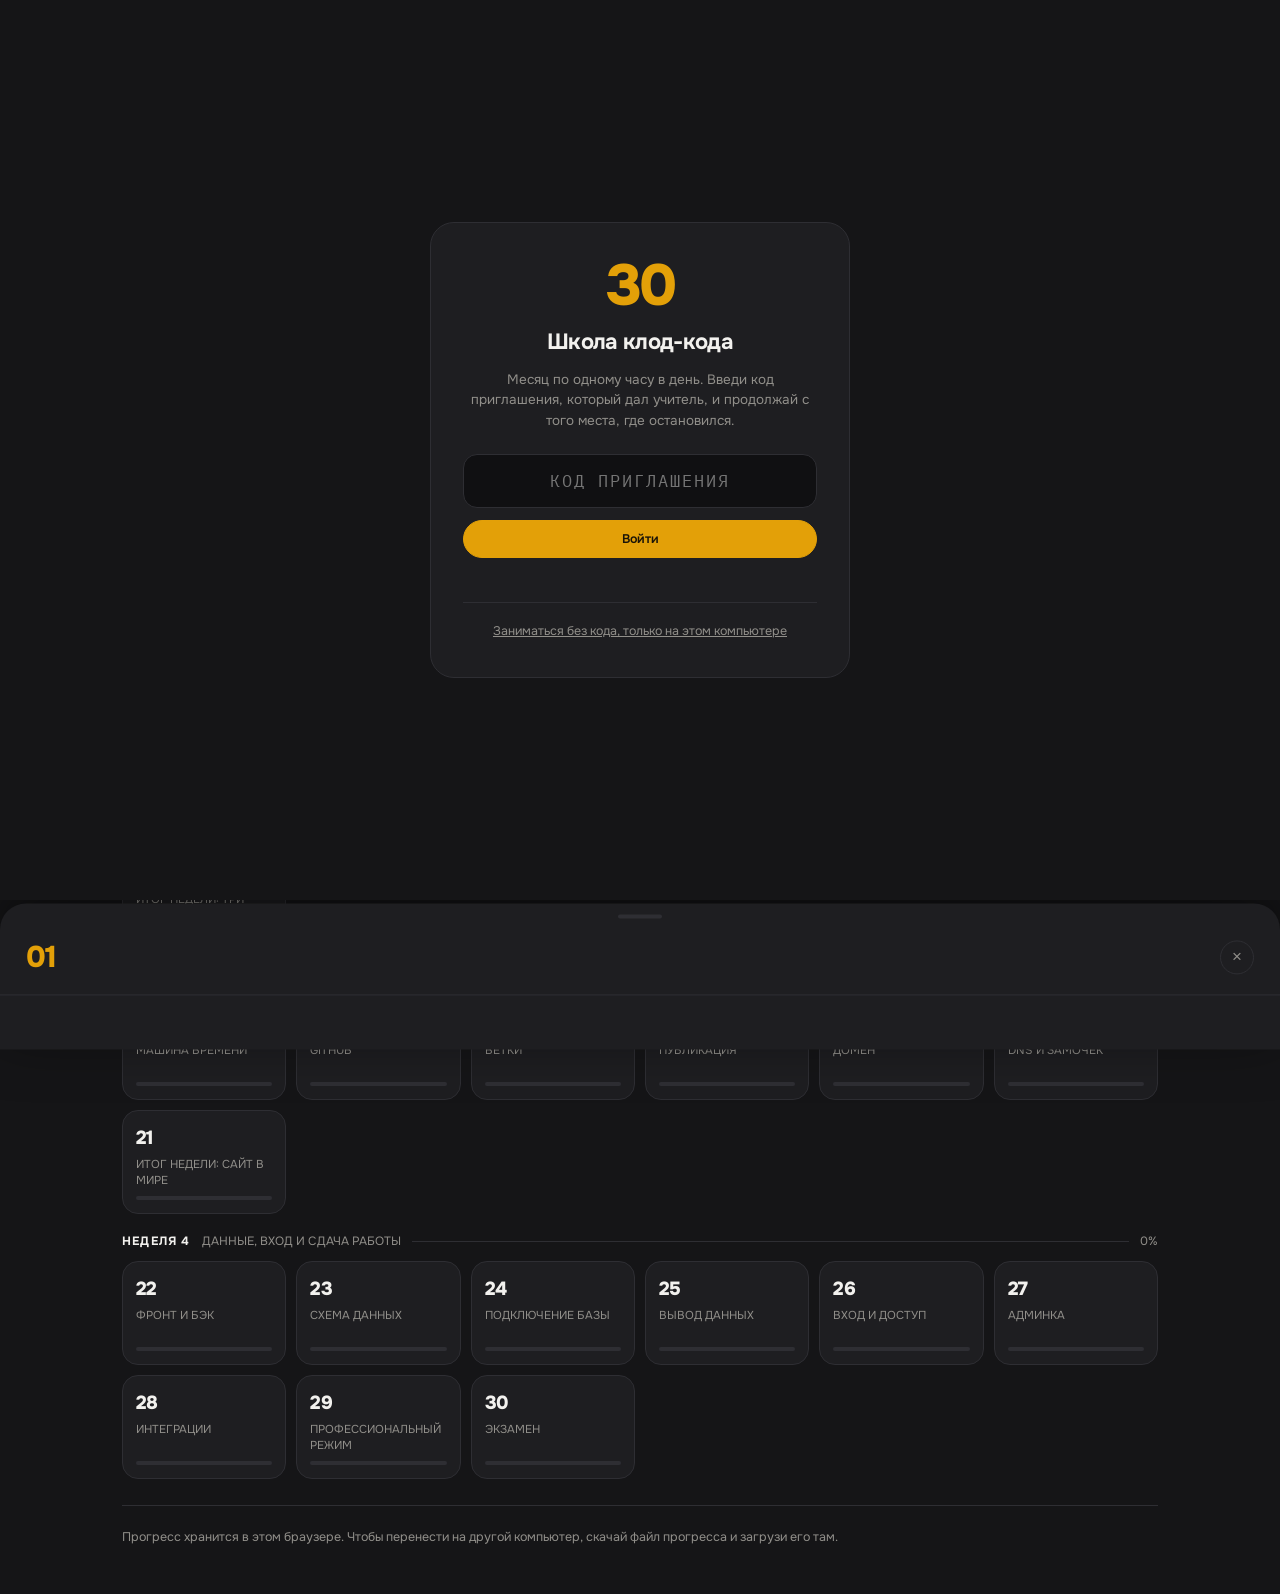
<file: index.html>
<!DOCTYPE html>
<html lang="ru">
<head>
<meta charset="utf-8">
<meta name="viewport" content="width=device-width, initial-scale=1">
<title>Школа клод-кода: месяц по часу в день</title>
<link rel="preconnect" href="https://fonts.gstatic.com" crossorigin>
<link href="https://fonts.googleapis.com/css2?family=Onest:wght@400;500;600;700;800&family=IBM+Plex+Mono:wght@400;500&display=swap" rel="stylesheet">
<link rel="stylesheet" href="css/tracker.css?v=2">
</head>
<body>

<div class="wrap">
  <header>
    <h1>Месяц с клод-кодом</h1>
    <span class="sync" id="syncState"></span>
    <span class="who"><input id="who" placeholder="имя ученика"></span>
    <button class="btn" id="btnExit" style="display:none;margin:0">Выйти</button>
  </header>

  <nav>
    <button data-go="month" class="on">Месяц</button>
    <button data-go="skills">Навыки</button>
    <button data-go="gpt">GPT</button>
    <button data-go="res">Ресурсы</button>
    <button data-go="gloss">Словарь</button>
    <button data-go="report">Отчёт</button>
  </nav>

  <section class="on" id="v-month">
    <div class="hero">
      <div class="big" id="bigPct">0<small>%</small></div>
      <div class="txt"><h3 id="heroT">Начни с первого дня</h3><p id="heroP"></p></div>
      <button class="cta" id="ctaBtn">Открыть день →</button>
    </div>

    <div class="tiles">
      <div class="tile"><b id="tDone">0</b><span>дней закрыто из 30</span></div>
      <div class="tile hot"><b id="tStreak">0</b><span>дней подряд без пропуска</span></div>
      <div class="tile"><b id="tHours">0</b><span>часов вложено</span></div>
      <div class="tile"><b id="tSkills">0</b><span>навыков освоено</span></div>
      <div class="tile"><b id="tLearn">0</b><span>тем в работе</span></div>
    </div>

    <div class="sec-head"><h2>Календарь курса</h2><span>клетка это один час. Нажми на день, чтобы открыть</span></div>
    <div class="cal" id="cal"></div>
  </section>

  <section id="v-skills">
    <div class="sec-head"><h2>Карта навыков</h2><span>нажми на плашку: не пробовал → учусь → умею</span></div>
    <div id="skills"></div>
  </section>

  <section id="v-gpt">
    <div class="sec-head"><h2>Работа с GPT</h2><span>GPT придумывает и объясняет, Claude Code делает файлы</span></div>
    <div id="gpt"></div>
  </section>

  <section id="v-res">
    <div class="sec-head"><h2>Ресурсы</h2><span>где брать дизайн, компоненты, шрифты, домены и базы</span></div>
    <div id="res"></div>
  </section>

  <section id="v-gloss">
    <div class="sec-head"><h2>Словарь</h2><span>80 профессиональных слов простыми объяснениями</span></div>
    <input class="search" id="gSearch" placeholder="искать: домен, база, деплой...">
    <div id="gloss"></div>
  </section>

  <section id="v-report">
    <div class="sec-head"><h2>Отчёт учителю</h2><span>скопируй и отправь в переписку</span></div>
    <div style="margin-bottom:16px">
      <button class="btn acc" id="btnCopy">Скопировать отчёт</button>
      <button class="btn" id="btnSave">Скачать прогресс</button>
      <label class="btn" style="display:inline-block">Загрузить прогресс
        <input type="file" id="fileLoad" accept="application/json" style="display:none"></label>
      <button class="btn" id="btnReset">Сбросить</button>
    </div>
    <div class="report" id="reportBox"></div>
  </section>

  <footer>Прогресс хранится в этом браузере. Чтобы перенести на другой компьютер, скачай файл прогресса и загрузи его там.</footer>
</div>

<div class="veil" id="veil"></div>
<div class="sheet" id="sheet">
  <div class="grab"></div>
  <div class="sh-head">
    <div class="n" id="shN">01</div>
    <div><h3 id="shT"></h3><p id="shL"></p></div>
    <button id="shClose">×</button>
  </div>
  <div class="sh-body" id="shB"></div>
</div>

<div class="gate" id="gate">
  <div class="gate-box">
    <div class="gate-num">30</div>
    <h2>Школа клод-кода</h2>
    <p>Месяц по одному часу в день. Введи код приглашения, который дал учитель, и продолжай с того места, где остановился.</p>
    <input id="codeInput" placeholder="код приглашения" autocomplete="off" spellcheck="false">
    <button class="btn acc" id="codeBtn" style="width:100%;margin:0">Войти</button>
    <div class="gate-err" id="codeErr"></div>
    <div class="gate-alt"><button id="localBtn">Заниматься без кода, только на этом компьютере</button></div>
  </div>
</div>

<script src="js/config.js?v=2"></script>
<script src="js/course.js?v=2"></script>
<script src="js/store.js?v=2"></script>
<script src="js/supa.js?v=2"></script>
<script src="js/tracker.js?v=2"></script>
</body>
</html>
</file>
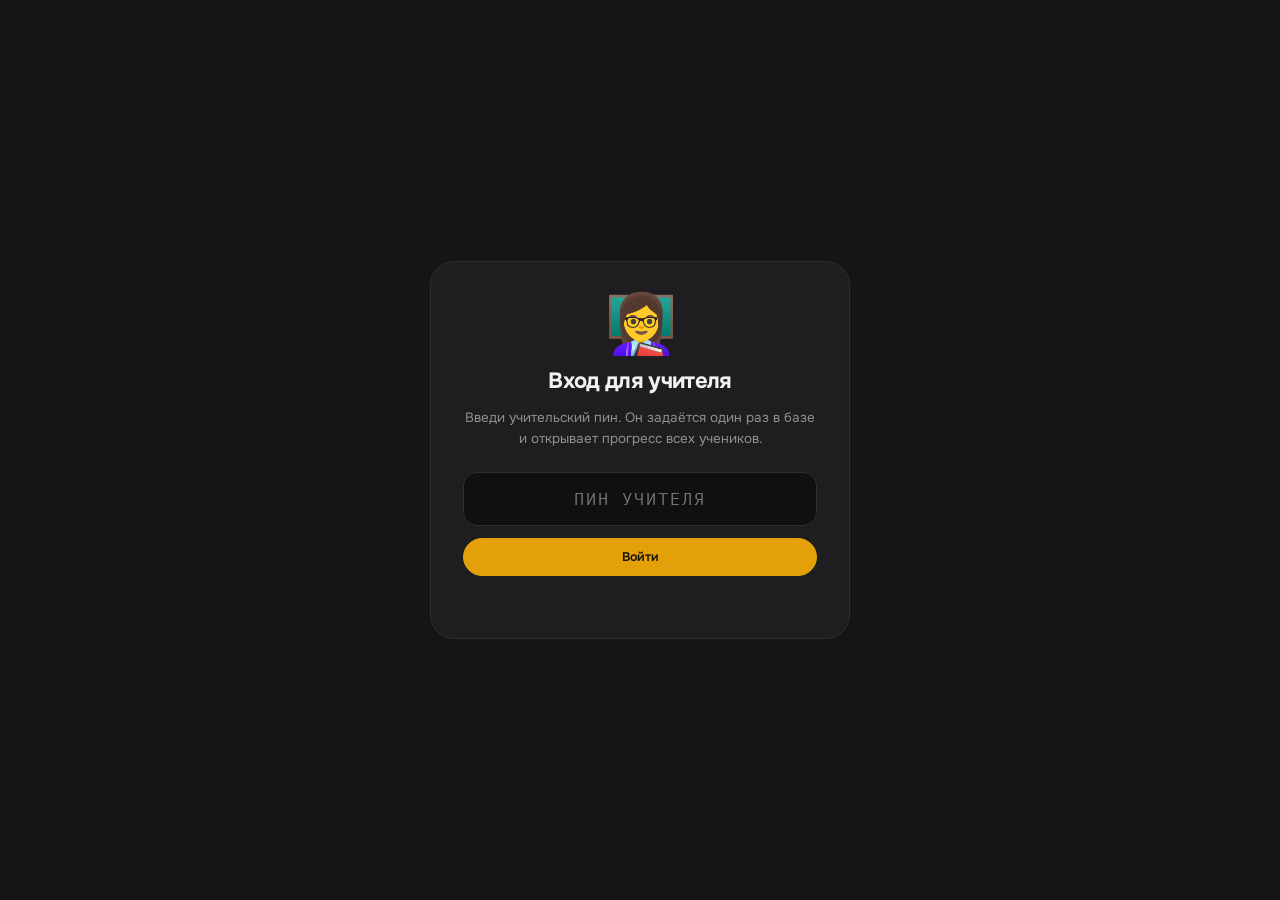
<file: teacher.html>
<!DOCTYPE html>
<html lang="ru">
<head>
<meta charset="utf-8">
<meta name="viewport" content="width=device-width, initial-scale=1">
<title>Панель учителя</title>
<link rel="preconnect" href="https://fonts.gstatic.com" crossorigin>
<link href="https://fonts.googleapis.com/css2?family=Onest:wght@400;500;600;700;800&family=IBM+Plex+Mono:wght@400;500&display=swap" rel="stylesheet">
<link rel="stylesheet" href="css/tracker.css?v=2">
</head>
<body>

<div class="wrap">
  <header>
    <h1>Панель учителя</h1>
    <span class="sync" id="syncState"></span>
    <span class="who"><a class="btn" href="index.html" style="text-decoration:none">К платформе ученика</a></span>
  </header>

  <div id="app" style="display:none">
    <div class="tiles">
      <div class="tile"><b id="tStudents">0</b><span>учеников</span></div>
      <div class="tile hot"><b id="tActive">0</b><span>занимались за 3 дня</span></div>
      <div class="tile"><b id="tAvg">0%</b><span>средний прогресс</span></div>
      <div class="tile"><b id="tStuck">0</b><span>тем ждут разбора</span></div>
    </div>

    <div class="addbox">
      <input id="nName" placeholder="имя ученика">
      <input id="nCode" placeholder="код приглашения" style="font-family:'IBM Plex Mono',monospace;text-transform:uppercase">
      <button class="btn" id="genCode">Придумать код</button>
      <button class="btn acc" id="addBtn">Добавить ученика</button>
      <span id="addMsg" style="font-size:12.5px;color:var(--dim)"></span>
    </div>

    <div class="sec-head"><h2>Ученики</h2><span>нажми на строку, чтобы раскрыть заметки и темы в работе</span></div>
    <div id="list"></div>
  </div>

  <footer>Данные обновляются при открытии страницы. Ученик работает по своему коду, ты видишь его прогресс здесь.</footer>
</div>

<div class="gate" id="gate">
  <div class="gate-box">
    <div class="gate-num">👩‍🏫</div>
    <h2>Вход для учителя</h2>
    <p>Введи учительский пин. Он задаётся один раз в базе и открывает прогресс всех учеников.</p>
    <input id="pinInput" type="password" placeholder="пин учителя" autocomplete="off">
    <button class="btn acc" id="pinBtn" style="width:100%;margin:0">Войти</button>
    <div class="gate-err" id="pinErr"></div>
  </div>
</div>

<script src="js/config.js?v=2"></script>
<script src="js/course.js?v=2"></script>
<script src="js/store.js?v=2"></script>
<script src="js/supa.js?v=2"></script>
<script>
let PIN = sessionStorage.getItem("klod-pin") || "";

function statsFor(state){
  const saved = Store.state;
  Store.state = state && state.steps ? state : { student:"", steps:{}, skills:{}, notes:{} };
  const res = {
    pct: Store.totalPct(),
    day: Store.currentDay().num,
    streak: Store.streak(),
    counts: Store.skillCounts(),
    notes: COURSE.days.map(d=>({ num:d.num, title:d.title, text:(Store.note(d.id)||"").trim() })).filter(x=>x.text),
    stuck: (()=>{ const a=[]; COURSE.days.forEach(d=> d.skills.forEach((s,i)=>{ if(Store.skillVal(d.id,i)===1) a.push("день "+d.num+": "+s); })); return a; })()
  };
  Store.state = saved;
  return res;
}
function ago(iso){
  if(!iso) return "ещё не начинал";
  const diff = (Date.now() - new Date(iso).getTime())/86400000;
  if(diff < 0.04) return "только что";
  if(diff < 1) return "сегодня";
  if(diff < 2) return "вчера";
  return Math.floor(diff) + " дней назад";
}

async function load(){
  try{
    const rows = await Cloud.teacherList(PIN);
    if(!Array.isArray(rows)) throw new Error("bad");
    document.getElementById("gate").classList.add("off");
    document.getElementById("app").style.display = "";
    sessionStorage.setItem("klod-pin", PIN);
    render(rows);
  }catch(e){
    document.getElementById("pinErr").textContent = "Пин не подошёл или нет связи с базой.";
  }
}

function render(rows){
  const data = rows.map(r=>({ ...r, s: statsFor(r.state) }));
  document.getElementById("tStudents").textContent = data.length;
  document.getElementById("tActive").textContent = data.filter(r=> r.updated_at && (Date.now()-new Date(r.updated_at).getTime())/86400000 < 3).length;
  document.getElementById("tAvg").textContent = (data.length ? Math.round(data.reduce((a,b)=>a+b.s.pct,0)/data.length) : 0) + "%";
  document.getElementById("tStuck").textContent = data.reduce((a,b)=>a+b.s.stuck.length,0);

  document.getElementById("list").innerHTML = data.length ? data.map((r,i)=>
    '<div class="st-row" data-i="'+i+'">'+
      '<div class="st-head">'+
        '<div class="pct">'+r.s.pct+'%</div>'+
        '<div class="who"><b>'+(r.name||"без имени")+'</b><span>код '+r.code+' · день '+r.s.day+' из 30 · серия '+r.s.streak+'</span></div>'+
        '<div class="meta"><b>'+ago(r.updated_at)+'</b>умею '+r.s.counts.can+' · учусь '+r.s.counts.learn+'</div>'+
      '</div>'+
      '<div class="st-bar"><i style="width:'+r.s.pct+'%"></i></div>'+
      '<div class="st-body">'+
        (r.s.stuck.length ? '<h4 class="lbl">Ждёт разбора</h4><div class="st-learn">'+r.s.stuck.map(x=>'<span>'+x+'</span>').join("")+'</div>' : '')+
        (r.s.notes.length ? '<h4 class="lbl">Заметки по дням</h4>'+r.s.notes.map(n=>'<div class="st-note"><b>День '+n.num+' · '+n.title+'</b><span>'+n.text+'</span></div>').join("") : '<h4 class="lbl">Заметок пока нет</h4>')+
      '</div>'+
    '</div>').join("") : '<div class="empty">Учеников пока нет. Добавь первого сверху и передай ему код.</div>';

  document.querySelectorAll(".st-head").forEach(h=> h.onclick = ()=> h.parentElement.classList.toggle("open"));
}

document.getElementById("pinBtn").onclick = ()=>{ PIN = document.getElementById("pinInput").value; load(); };
document.getElementById("pinInput").addEventListener("keydown", e=>{ if(e.key==="Enter"){ PIN = e.target.value; load(); } });
document.getElementById("genCode").onclick = ()=>{
  const name = (document.getElementById("nName").value || "uchenik").trim().toUpperCase()
    .replace(/[^A-ZА-Я]/g,"").slice(0,6) || "UCHENIK";
  const rnd = Math.random().toString(36).slice(2,6).toUpperCase();
  document.getElementById("nCode").value = name + "-" + rnd;
};
document.getElementById("addBtn").onclick = async ()=>{
  const name = document.getElementById("nName").value.trim();
  const code = document.getElementById("nCode").value.trim();
  const msg = document.getElementById("addMsg");
  if(!name || !code){ msg.textContent = "Заполни имя и код"; return; }
  try{
    await Cloud.teacherAdd(PIN, name, code);
    msg.textContent = "Готово. Отправь ученику код " + code.toUpperCase();
    document.getElementById("nName").value = ""; document.getElementById("nCode").value = "";
    load();
  }catch(e){ msg.textContent = "Не получилось: такой код уже занят или нет связи."; }
};

if(!Cloud.on()){
  document.getElementById("pinErr").textContent = "База пока не подключена: вставь ключи в файл js/config.js";
}else if(PIN){ load(); }
</script>
</body>
</html>
</file>
<file: css/tracker.css>
/* ТРЕКЕР МЕСЯЦА · палитра «Уголь» */
:root{
  --bg:#151517; --bg2:#101012; --card:#1e1e21; --card2:#252529;
  --ink:#f2f1ee; --dim:#918f8a; --line:#2e2e33;
  --acc:#e3a008; --acc-soft:#3a2f14; --on:#1a1408;
  --f1:#26251f; --f2:#3b3524; --f3:#5c4f24;
  --warn:#e3a008; --bad:#e06c4f;
}
*{box-sizing:border-box;margin:0;padding:0}
body{background:var(--bg);color:var(--ink);font-family:Onest,system-ui,sans-serif;font-size:15px;line-height:1.55}
.wrap{max-width:1080px;margin:0 auto;padding:0 22px}
a{color:inherit}

header{padding:26px 0 18px;display:flex;align-items:center;gap:16px;flex-wrap:wrap}
header h1{font-size:19px;font-weight:700;letter-spacing:-0.02em}
header .who{margin-left:auto}
header input{font-family:Onest;font-size:13px;border:1px solid var(--line);border-radius:10px;padding:9px 13px;background:var(--card);color:var(--ink);outline:none;min-width:180px}
header input:focus{border-color:var(--acc)}

nav{display:flex;gap:8px;flex-wrap:wrap;margin-bottom:20px}
nav button{font-family:Onest;font-size:13px;font-weight:500;padding:9px 16px;border:1px solid var(--line);background:var(--card);color:var(--dim);border-radius:999px;cursor:pointer}
nav button:hover{color:var(--ink)}
nav button.on{background:var(--acc);border-color:var(--acc);color:var(--on);font-weight:600}

section{display:none}
section.on{display:block}
.sec-head{margin:6px 0 16px;display:flex;align-items:baseline;justify-content:space-between;gap:16px;flex-wrap:wrap}
.sec-head h2{font-size:17px;font-weight:700;letter-spacing:-0.02em}
.sec-head span{font-size:12.5px;color:var(--dim)}

/* ГЛАВНЫЙ БЛОК */
.hero{background:var(--card);border:1px solid var(--line);border-radius:22px;padding:26px 28px;margin-bottom:16px;display:flex;gap:34px;align-items:center;flex-wrap:wrap}
.hero .big{font-size:64px;font-weight:800;letter-spacing:-0.05em;line-height:1;color:var(--acc)}
.hero .big small{font-size:20px;color:var(--dim);font-weight:600;letter-spacing:0}
.hero .txt h3{font-size:17px;font-weight:700;letter-spacing:-0.02em;margin-bottom:3px}
.hero .txt p{font-size:13.5px;color:var(--dim);max-width:430px}
.hero .cta{margin-left:auto;background:var(--acc);color:var(--on);border:none;border-radius:12px;padding:14px 20px;font-family:Onest;font-size:14px;font-weight:600;cursor:pointer}
.hero .cta:hover{filter:brightness(1.1)}

.tiles{display:grid;grid-template-columns:repeat(auto-fit,minmax(150px,1fr));gap:12px;margin-bottom:24px}
.tile{background:var(--card);border:1px solid var(--line);border-radius:16px;padding:16px 18px}
.tile b{display:block;font-size:30px;font-weight:800;letter-spacing:-0.04em;line-height:1.1}
.tile span{font-size:12px;color:var(--dim)}
.tile.hot b{color:var(--acc)}

/* КАЛЕНДАРЬ */
.cal{display:grid;grid-template-columns:repeat(6,1fr);gap:10px;margin-bottom:26px}
.cell{background:var(--card);border:1px solid var(--line);border-radius:16px;padding:13px;min-height:104px;cursor:pointer;display:flex;flex-direction:column;position:relative;transition:.15s}
.cell:hover{transform:translateY(-2px);border-color:var(--dim)}
.cell .n{font-size:19px;font-weight:800;letter-spacing:-0.03em}
.cell .t{font-size:11.5px;color:var(--dim);line-height:1.35;margin-top:4px;flex:1}
.cell .p{height:4px;background:var(--line);border-radius:3px;overflow:hidden;margin-top:8px}
.cell .p i{display:block;height:100%;background:var(--acc);border-radius:3px}
.cell.f1{background:var(--f1)}
.cell.f2{background:var(--f2)}
.cell.f3{background:var(--f3)}
.cell.full{background:var(--acc);border-color:var(--acc);color:var(--on)}
.cell.full .t{color:rgba(26,20,8,.72)}
.cell.full .p{background:rgba(26,20,8,.22)}
.cell.full .p i{background:var(--on)}
.cell.today{border:2px solid var(--ink)}
.cell .badge{position:absolute;top:10px;right:11px;font-size:10px;font-weight:600;color:var(--dim);text-transform:uppercase;letter-spacing:.06em}
.cell.today .badge{color:var(--ink)}
.cell.full .badge{color:var(--on)}
.wk{grid-column:1/-1;display:flex;align-items:center;gap:11px;margin-top:8px}
.wk b{font-size:12px;font-weight:700;letter-spacing:.1em;text-transform:uppercase}
.wk span{font-size:12px;color:var(--dim)}
.wk i{flex:1;height:1px;background:var(--line)}

/* ШТОРКА ДНЯ */
.sheet{position:fixed;left:0;right:0;bottom:0;max-height:88vh;background:var(--card);border-radius:26px 26px 0 0;box-shadow:0 -18px 60px rgba(0,0,0,.55);transform:translateY(102%);transition:transform .34s cubic-bezier(.22,.7,.25,1);z-index:60;display:flex;flex-direction:column}
.sheet.on{transform:none}
.sheet .grab{width:44px;height:4px;background:var(--line);border-radius:3px;margin:11px auto 0}
.sh-head{padding:16px 26px 14px;border-bottom:1px solid var(--line);display:flex;align-items:center;gap:14px}
.sh-head .n{font-size:30px;font-weight:800;letter-spacing:-0.04em;color:var(--acc)}
.sh-head h3{font-size:17px;font-weight:700;letter-spacing:-0.02em}
.sh-head p{font-size:13px;color:var(--dim)}
.sh-head button{margin-left:auto;border:1px solid var(--line);background:none;width:34px;height:34px;border-radius:50%;font-size:17px;cursor:pointer;color:var(--dim)}
.sh-body{overflow-y:auto;padding:20px 26px 34px}
h4.lbl{font-size:11.5px;letter-spacing:.14em;text-transform:uppercase;color:var(--dim);margin:20px 0 10px}
h4.lbl:first-child{margin-top:0}
.learn{display:grid;grid-template-columns:repeat(auto-fill,minmax(250px,1fr));gap:10px}
.learn div{background:var(--card2);border-radius:13px;padding:12px 14px}
.learn b{display:block;font-size:13px;font-weight:600;margin-bottom:3px}
.learn span{font-size:12.5px;color:var(--dim)}
.step{display:flex;gap:12px;align-items:flex-start;padding:12px 14px;border:1px solid var(--line);border-radius:13px;margin-bottom:8px;cursor:pointer}
.step:hover{background:var(--card2)}
.step .bx{width:21px;height:21px;border-radius:7px;border:1.5px solid var(--line);flex:0 0 21px;display:flex;align-items:center;justify-content:center;font-size:13px;color:var(--on)}
.step.on .bx{background:var(--acc);border-color:var(--acc)}
.step.on span{color:var(--dim);text-decoration:line-through}
.gpt{background:var(--acc-soft);border-left:4px solid var(--acc);border-radius:0 14px 14px 0;padding:15px 17px;font-size:13.5px}
.gpt b{display:block;font-size:11px;letter-spacing:.14em;text-transform:uppercase;color:var(--acc);margin-bottom:6px}
.sk{display:flex;align-items:center;gap:12px;padding:10px 0;border-bottom:1px solid var(--line)}
.sk p{flex:1;font-size:13.5px}
.sk button{font-family:Onest;font-size:11.5px;font-weight:600;padding:7px 13px;border-radius:999px;border:1px solid var(--line);background:none;color:var(--dim);cursor:pointer;min-width:118px}
.sk button[data-v="1"]{background:var(--acc-soft);border-color:var(--acc);color:var(--acc)}
.sk button[data-v="2"]{background:var(--acc);border-color:var(--acc);color:var(--on)}
textarea{width:100%;margin-top:8px;border:1px solid var(--line);border-radius:13px;padding:13px;font-family:Onest;font-size:13.5px;min-height:82px;resize:vertical;background:var(--bg2);color:var(--ink)}
textarea:focus{outline:none;border-color:var(--acc)}
.veil{position:fixed;inset:0;background:rgba(0,0,0,.6);opacity:0;pointer-events:none;transition:.3s;z-index:50}
.veil.on{opacity:1;pointer-events:auto}

/* НАВЫКИ */
.skgroup{margin-bottom:24px}
.skgroup h3{font-size:13px;font-weight:700;letter-spacing:.08em;text-transform:uppercase;color:var(--dim);margin-bottom:10px;display:flex;gap:10px;align-items:center}
.skgroup h3 i{flex:1;height:1px;background:var(--line)}
.skday{background:var(--card);border:1px solid var(--line);border-radius:16px;padding:14px 18px;margin-bottom:10px}
.skday em{font-style:normal;font-size:12px;color:var(--dim);display:block;margin-bottom:6px}
.skday .sk:last-child{border-bottom:none;padding-bottom:0}

/* КАРТОЧКИ КОНТЕНТА */
.cards{display:grid;grid-template-columns:repeat(auto-fill,minmax(300px,1fr));gap:12px;margin-bottom:26px}
.rc{background:var(--card);border:1px solid var(--line);border-radius:16px;padding:15px 17px;text-decoration:none;display:block;transition:.15s}
.rc:hover{border-color:var(--acc);transform:translateY(-2px)}
.rc b{display:block;font-size:14px;font-weight:600;margin-bottom:2px}
.rc .u{font-size:11px;color:var(--acc);margin-bottom:7px;word-break:break-all}
.rc p{font-size:12.5px;color:var(--dim);line-height:1.5}
.grouphead{font-size:13px;font-weight:700;letter-spacing:.06em;text-transform:uppercase;margin:0 0 12px;display:flex;gap:10px;align-items:center}
.grouphead i{flex:1;height:1px;background:var(--line)}

.pcard{background:var(--card);border:1px solid var(--line);border-radius:16px;padding:17px 19px;margin-bottom:12px}
.pcard b{display:block;font-size:15px;font-weight:600;margin-bottom:4px}
.pcard .d{font-size:12.5px;color:var(--dim);margin-bottom:11px}
.pcard pre{background:var(--bg2);border:1px solid var(--line);border-radius:12px;padding:14px;font-family:"IBM Plex Mono",ui-monospace,monospace;font-size:12.5px;line-height:1.6;white-space:pre-wrap;color:var(--ink);margin-bottom:11px}
.btn{font-family:Onest;font-size:12.5px;font-weight:600;padding:10px 16px;border-radius:999px;border:1px solid var(--line);background:var(--card);color:var(--ink);cursor:pointer;margin-right:8px;margin-bottom:8px}
.btn:hover{border-color:var(--acc);color:var(--acc)}
.btn.acc{background:var(--acc);border-color:var(--acc);color:var(--on)}
.btn.acc:hover{color:var(--on);filter:brightness(1.1)}

input.search{width:100%;font-family:Onest;font-size:14.5px;padding:14px 17px;border:1px solid var(--line);border-radius:14px;background:var(--card);color:var(--ink);margin-bottom:16px;outline:none}
input.search:focus{border-color:var(--acc)}
.gterm{background:var(--card);border:1px solid var(--line);border-radius:14px;padding:13px 16px}
.gterm b{display:block;font-size:13.5px;font-weight:600;margin-bottom:3px}
.gterm span{font-size:12.5px;color:var(--dim)}

.report{background:var(--card);border:1px solid var(--line);border-radius:18px;padding:20px 22px;margin-bottom:14px}
.report pre{font-family:"IBM Plex Mono",ui-monospace,monospace;font-size:12.5px;line-height:1.65;white-space:pre-wrap;color:var(--dim);max-height:420px;overflow-y:auto}
.empty{border:1px dashed var(--line);border-radius:16px;padding:26px;text-align:center;color:var(--dim);font-size:13px}
footer{padding:22px 0 46px;font-size:12.5px;color:var(--dim);border-top:1px solid var(--line);margin-top:26px}

@media (max-width:860px){ .cal{grid-template-columns:repeat(3,1fr)} }
@media (max-width:520px){ .cal{grid-template-columns:repeat(2,1fr)} .hero .big{font-size:48px} .hero .cta{margin-left:0;width:100%} }

/* ВХОД ПО КОДУ */
.gate{position:fixed;inset:0;background:var(--bg);z-index:90;display:flex;align-items:center;justify-content:center;padding:24px}
.gate.off{display:none}
.gate-box{width:100%;max-width:420px;background:var(--card);border:1px solid var(--line);border-radius:24px;padding:34px 32px;text-align:center}
.gate-num{font-size:58px;font-weight:800;letter-spacing:-0.05em;line-height:1;color:var(--acc);margin-bottom:10px}
.gate-box h2{font-size:22px;font-weight:700;letter-spacing:-0.03em;margin-bottom:10px}
.gate-box p{font-size:13.5px;color:var(--dim);margin-bottom:22px}
.gate-box input{width:100%;font-family:"IBM Plex Mono",monospace;font-size:17px;letter-spacing:.12em;text-align:center;text-transform:uppercase;padding:15px;border:1px solid var(--line);border-radius:14px;background:var(--bg2);color:var(--ink);outline:none;margin-bottom:12px}
.gate-box input:focus{border-color:var(--acc)}
.gate-err{font-size:12.5px;color:var(--bad);min-height:18px;margin-top:10px}
.gate-alt{margin-top:16px;border-top:1px solid var(--line);padding-top:16px}
.gate-alt button{background:none;border:none;color:var(--dim);font-family:Onest;font-size:12.5px;cursor:pointer;text-decoration:underline}
.gate-alt button:hover{color:var(--ink)}

.sync{font-size:11.5px;color:var(--dim);padding:6px 12px;border:1px solid var(--line);border-radius:999px}
.sync.wait{color:var(--acc)}
.sync.ok{color:var(--dim)}
.sync.bad{color:var(--bad);border-color:var(--bad)}
.sync:empty{display:none}

/* ПАНЕЛЬ УЧИТЕЛЯ */
.st-row{background:var(--card);border:1px solid var(--line);border-radius:18px;margin-bottom:12px;overflow:hidden}
.st-head{display:flex;align-items:center;gap:18px;padding:18px 22px;cursor:pointer}
.st-head:hover{background:var(--card2)}
.st-head .pct{font-size:30px;font-weight:800;letter-spacing:-0.04em;color:var(--acc);min-width:74px}
.st-head .who b{display:block;font-size:16px;font-weight:600}
.st-head .who span{font-size:12.5px;color:var(--dim)}
.st-head .meta{margin-left:auto;text-align:right;font-size:12.5px;color:var(--dim)}
.st-head .meta b{display:block;color:var(--ink);font-size:13.5px;font-weight:600}
.st-bar{height:5px;background:var(--line)}
.st-bar i{display:block;height:100%;background:var(--acc)}
.st-body{display:none;padding:18px 22px 22px;border-top:1px solid var(--line)}
.st-row.open .st-body{display:block}
.st-note{background:var(--bg2);border-left:3px solid var(--acc);border-radius:0 12px 12px 0;padding:12px 15px;margin-bottom:9px}
.st-note b{display:block;font-size:12.5px;color:var(--acc);margin-bottom:4px}
.st-note span{font-size:13px;color:var(--ink)}
.st-learn{display:flex;flex-wrap:wrap;gap:8px}
.st-learn span{font-size:12.5px;padding:7px 12px;border:1px solid var(--acc);border-radius:999px;color:var(--acc)}
.addbox{background:var(--card);border:1px solid var(--line);border-radius:18px;padding:18px 22px;margin-bottom:20px;display:flex;gap:10px;flex-wrap:wrap;align-items:center}
.addbox input{font-family:Onest;font-size:13.5px;padding:11px 14px;border:1px solid var(--line);border-radius:12px;background:var(--bg2);color:var(--ink);outline:none}
.addbox input:focus{border-color:var(--acc)}
</file>
